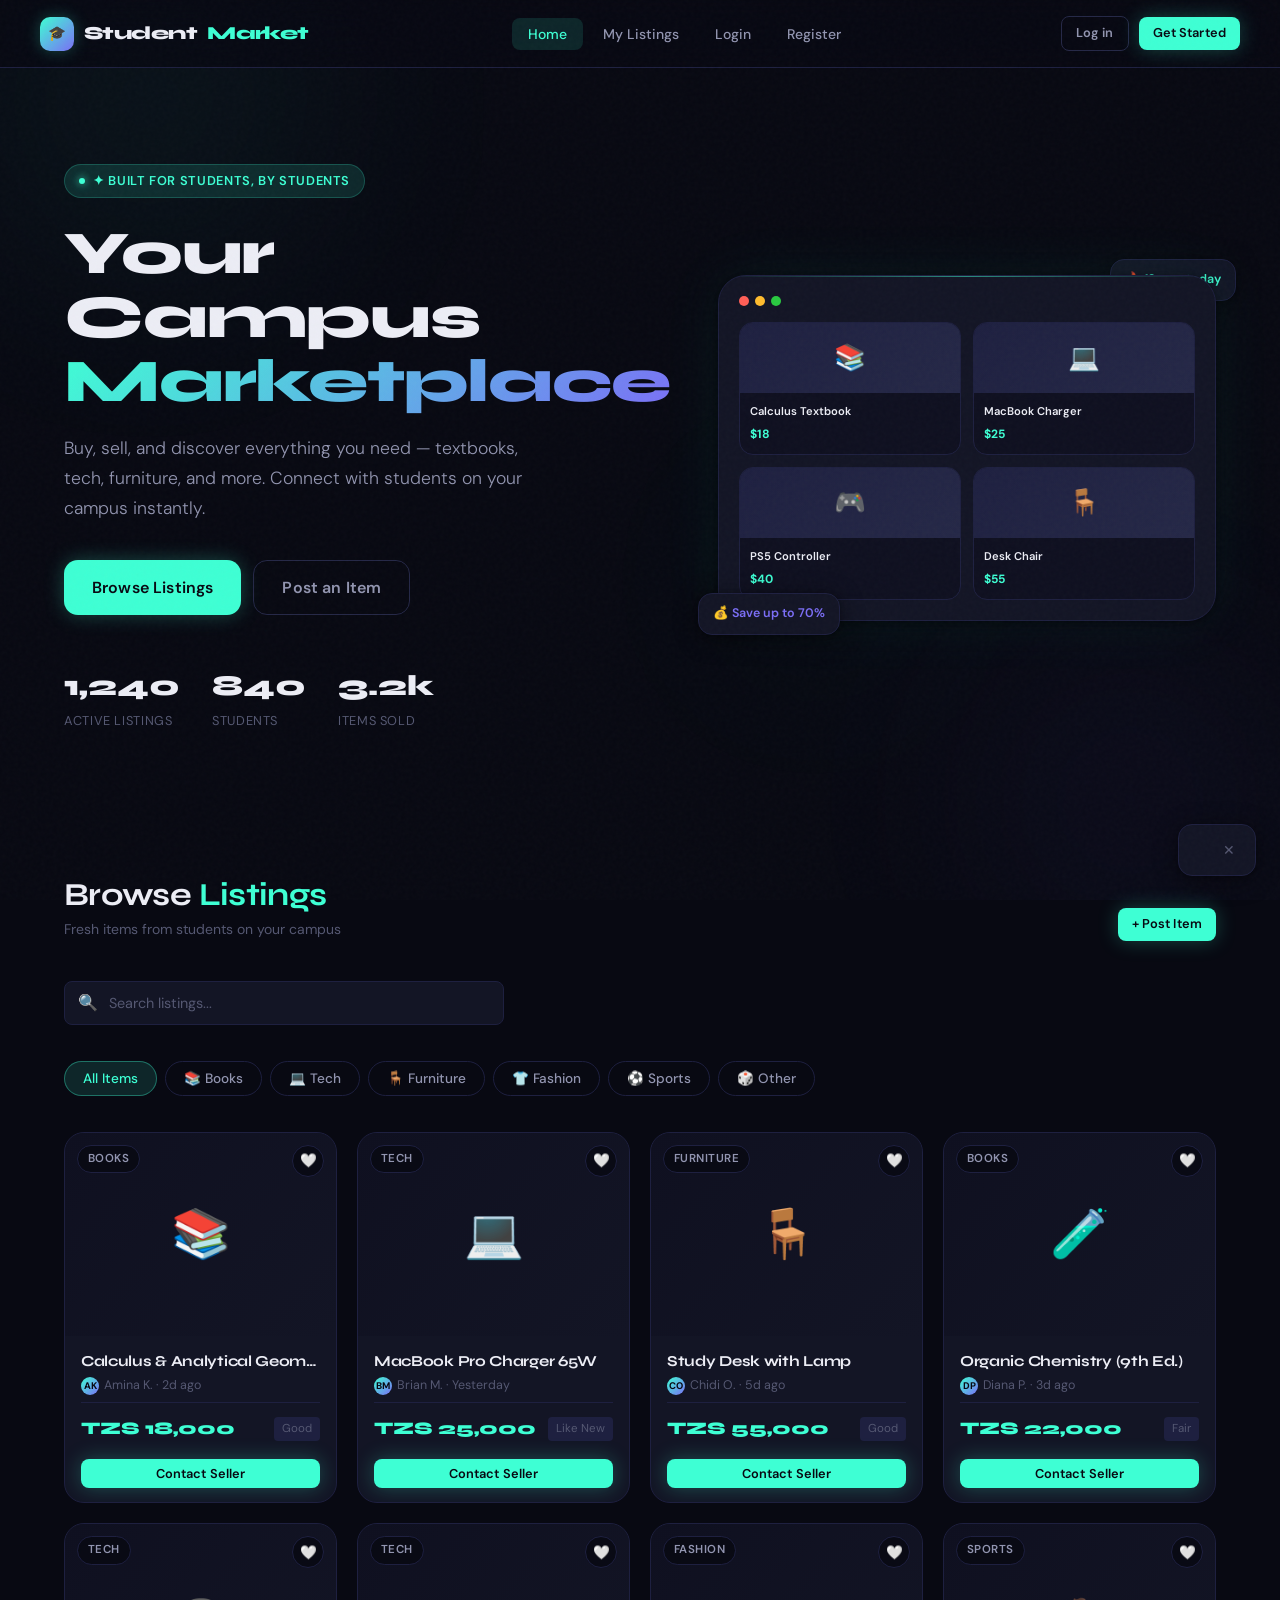
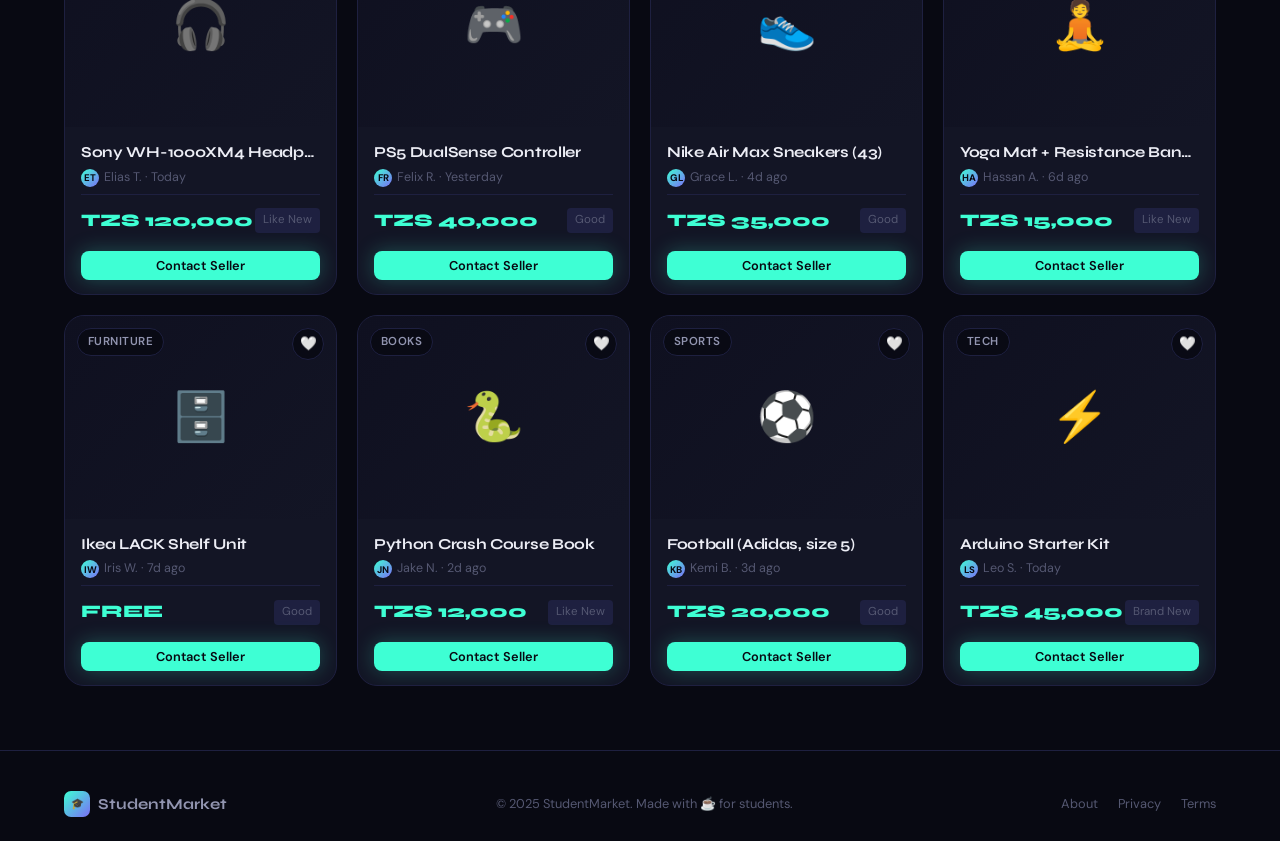
<file: index.html>
<!DOCTYPE html>
<html lang="en">
<head>
  <meta charset="UTF-8" />
  <meta name="viewport" content="width=device-width, initial-scale=1.0" />
  <title>Student Marketplace — Buy & Sell on Campus</title>
  <link rel="stylesheet" href="style.css" />
</head>
<body>

  <!-- Background Orbs -->
  <div class="bg-orbs" aria-hidden="true">
    <div class="orb orb-1"></div>
    <div class="orb orb-2"></div>
    <div class="orb orb-3"></div>
  </div>

  <div class="page-wrapper">

    <!-- ── Navigation ── -->
    <nav class="nav" role="navigation" aria-label="Main navigation">
      <a href="index.html" class="nav-logo" aria-label="Student Marketplace Home">
        <div class="nav-logo-icon" aria-hidden="true">🎓</div>
        Student<span>Market</span>
      </a>

      <ul class="nav-links" role="list">
        <li><a href="index.html" class="active" aria-current="page">Home</a></li>
        <li><a href="my-listings.html">My Listings</a></li>
        <li><a href="login.html">Login</a></li>
        <li><a href="register.html">Register</a></li>
      </ul>

      <div class="nav-cta">
        <a href="login.html" class="btn btn-ghost btn-sm">Log in</a>
        <a href="register.html" class="btn btn-primary btn-sm">Get Started</a>
      </div>

      <button class="hamburger" id="hamburgerBtn" aria-label="Open menu" aria-expanded="false" aria-controls="mobileMenu">
        <span></span><span></span><span></span>
      </button>
    </nav>

    <!-- Mobile Menu -->
    <div class="mobile-menu" id="mobileMenu" role="menu" aria-label="Mobile navigation">
      <a href="index.html" class="active" role="menuitem">🏠 Home</a>
      <a href="my-listings.html" role="menuitem">📦 My Listings</a>
      <a href="login.html" role="menuitem">🔐 Login</a>
      <a href="register.html" role="menuitem">✨ Register</a>
    </div>

    <!-- ── Hero Section ── -->
    <section class="hero" aria-label="Hero section">
      <div class="hero-content">
        <div class="hero-badge" aria-label="Campus marketplace badge">
          ✦ Built for students, by students
        </div>

        <h1 class="hero-title">
          Your Campus<br />
          <span class="gradient-text">Marketplace</span>
        </h1>

        <p class="hero-sub">
          Buy, sell, and discover everything you need — textbooks, tech, furniture, and more.
          Connect with students on your campus instantly.
        </p>

        <div class="hero-actions">
          <a href="#marketplace" class="btn btn-primary btn-lg">Browse Listings</a>
          <a href="my-listings.html" class="btn btn-ghost btn-lg">Post an Item</a>
        </div>

        <div class="hero-stats" role="list" aria-label="Platform statistics">
          <div role="listitem">
            <div class="hero-stat-num" id="statListings">1,240</div>
            <div class="hero-stat-label">Active Listings</div>
          </div>
          <div role="listitem">
            <div class="hero-stat-num" id="statStudents">840</div>
            <div class="hero-stat-label">Students</div>
          </div>
          <div role="listitem">
            <div class="hero-stat-num" id="statSold">3.2k</div>
            <div class="hero-stat-label">Items Sold</div>
          </div>
        </div>
      </div>

      <!-- Hero Visual -->
      <div class="hero-visual" aria-hidden="true">
        <div class="hero-float-badge hero-float-badge-1">🔥 12 new today</div>
        <div class="hero-mockup">
          <div class="hero-mockup-header">
            <span></span><span></span><span></span>
          </div>
          <div class="mini-grid">
            <div class="mini-card">
              <div class="mini-card-img" data-emoji="📚"></div>
              <div class="mini-card-body">
                <div class="mini-card-title">Calculus Textbook</div>
                <div class="mini-card-price">$18</div>
              </div>
            </div>
            <div class="mini-card">
              <div class="mini-card-img" data-emoji="💻"></div>
              <div class="mini-card-body">
                <div class="mini-card-title">MacBook Charger</div>
                <div class="mini-card-price">$25</div>
              </div>
            </div>
            <div class="mini-card">
              <div class="mini-card-img" data-emoji="🎮"></div>
              <div class="mini-card-body">
                <div class="mini-card-title">PS5 Controller</div>
                <div class="mini-card-price">$40</div>
              </div>
            </div>
            <div class="mini-card">
              <div class="mini-card-img" data-emoji="🪑"></div>
              <div class="mini-card-body">
                <div class="mini-card-title">Desk Chair</div>
                <div class="mini-card-price">$55</div>
              </div>
            </div>
          </div>
        </div>
        <div class="hero-float-badge hero-float-badge-2">💰 Save up to 70%</div>
      </div>
    </section>

    <!-- ── Marketplace Section ── -->
    <main id="marketplace" class="section" aria-label="Marketplace listings">
      <div class="container">

        <div class="section-header">
          <div>
            <h2 class="section-title">Browse <span>Listings</span></h2>
            <p class="section-sub">Fresh items from students on your campus</p>
          </div>
          <a href="my-listings.html" class="btn btn-primary btn-sm">+ Post Item</a>
        </div>

        <!-- Search -->
        <div class="search-bar" role="search">
          <span class="search-bar-icon" aria-hidden="true">🔍</span>
          <input
            type="search"
            id="searchInput"
            placeholder="Search listings..."
            aria-label="Search marketplace listings"
          />
        </div>

        <!-- Category Filter -->
        <div class="filter-bar" role="group" aria-label="Filter by category">
          <button class="filter-tab active" data-category="all" aria-pressed="true">All Items</button>
          <button class="filter-tab" data-category="books"    aria-pressed="false">📚 Books</button>
          <button class="filter-tab" data-category="tech"     aria-pressed="false">💻 Tech</button>
          <button class="filter-tab" data-category="furniture"aria-pressed="false">🪑 Furniture</button>
          <button class="filter-tab" data-category="fashion"  aria-pressed="false">👕 Fashion</button>
          <button class="filter-tab" data-category="sports"   aria-pressed="false">⚽ Sports</button>
          <button class="filter-tab" data-category="other"    aria-pressed="false">🎲 Other</button>
        </div>

        <!-- Listing Grid — populated by JS -->
        <div id="listingsContainer" class="listings-grid" aria-live="polite" aria-label="Listing results"></div>

      </div>
    </main>

    <!-- ── Footer ── -->
    <footer class="footer" role="contentinfo">
      <div class="footer-inner">
        <div class="footer-logo">
          <div class="footer-logo-icon">🎓</div>
          StudentMarket
        </div>
        <p class="footer-copy">© 2025 StudentMarket. Made with ☕ for students.</p>
        <nav class="footer-links" aria-label="Footer navigation">
          <a href="#">About</a>
          <a href="#">Privacy</a>
          <a href="#">Terms</a>
        </nav>
      </div>
    </footer>

  </div><!-- end page-wrapper -->

  <!-- Toast -->
  <div class="toast hidden" id="toast" role="alert" aria-live="assertive">
    <span class="toast-icon" id="toastIcon"></span>
    <span class="toast-msg" id="toastMsg"></span>
    <button class="toast-close" id="toastClose" aria-label="Close notification">✕</button>
  </div>

  <script src="app.js"></script>
  <script>
    // Init page
    document.addEventListener('DOMContentLoaded', () => {
      SM.initNav();
      SM.renderListings('all');
      SM.initFilters();
      SM.initSearch();
      SM.animateStats();
    });
  </script>
</body>
</html>
</file>
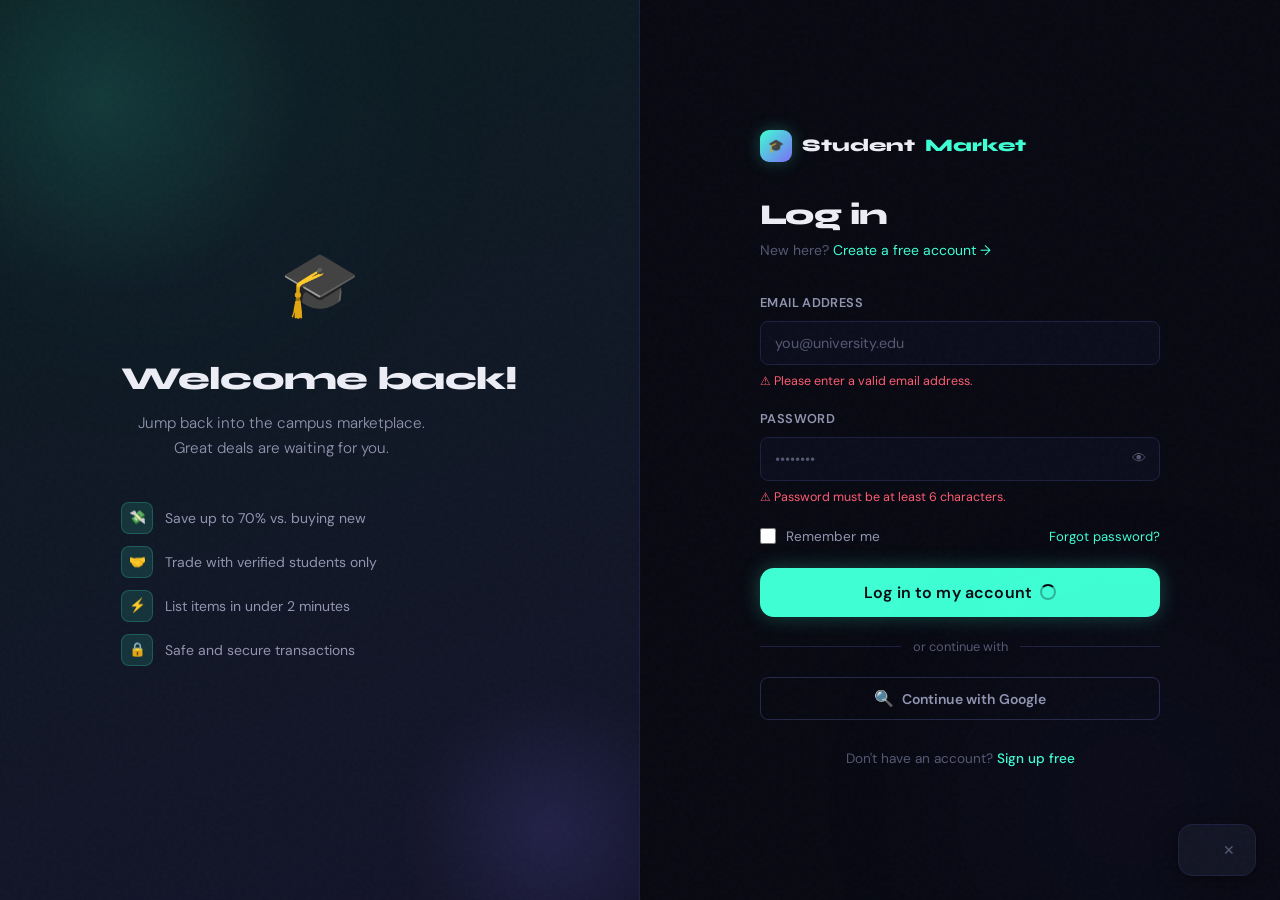
<file: login.html>
<!DOCTYPE html>
<html lang="en">
<head>
  <meta charset="UTF-8" />
  <meta name="viewport" content="width=device-width, initial-scale=1.0" />
  <title>Log In — Student Marketplace</title>
  <link rel="stylesheet" href="style.css" />
</head>
<body>

  <div class="bg-orbs" aria-hidden="true">
    <div class="orb orb-1"></div>
    <div class="orb orb-2"></div>
  </div>

  <!-- Auth Page Layout -->
  <div class="auth-page">

    <!-- ── Left Visual Panel ── -->
    <aside class="auth-visual" aria-hidden="true">
      <div class="auth-visual-content">
        <span class="auth-visual-icon">🎓</span>
        <h2 class="auth-visual-title">Welcome back!</h2>
        <p class="auth-visual-sub">
          Jump back into the campus marketplace. Great deals are waiting for you.
        </p>

        <div class="auth-features">
          <div class="auth-feature">
            <div class="auth-feature-icon">💸</div>
            <span>Save up to 70% vs. buying new</span>
          </div>
          <div class="auth-feature">
            <div class="auth-feature-icon">🤝</div>
            <span>Trade with verified students only</span>
          </div>
          <div class="auth-feature">
            <div class="auth-feature-icon">⚡</div>
            <span>List items in under 2 minutes</span>
          </div>
          <div class="auth-feature">
            <div class="auth-feature-icon">🔒</div>
            <span>Safe and secure transactions</span>
          </div>
        </div>
      </div>
    </aside>

    <!-- ── Right Form Panel ── -->
    <div class="auth-form-side">
      <div class="auth-form-wrap">

        <!-- Logo -->
        <a href="index.html" class="auth-form-logo" aria-label="StudentMarket home">
          <div class="auth-form-logo-icon" aria-hidden="true">🎓</div>
          Student<span>Market</span>
        </a>

        <h1 class="auth-form-title">Log in</h1>
        <p class="auth-form-sub">
          New here?
          <a href="register.html">Create a free account →</a>
        </p>

        <!-- Login Form -->
        <form id="loginForm" novalidate aria-label="Login form">

          <div class="form-group">
            <label class="form-label" for="loginEmail">Email address</label>
            <input
              class="form-input"
              type="email"
              id="loginEmail"
              name="email"
              placeholder="you@university.edu"
              autocomplete="email"
              required
              aria-required="true"
            />
            <span class="form-error hidden" id="emailError" role="alert">⚠ Please enter a valid email address.</span>
          </div>

          <div class="form-group">
            <label class="form-label" for="loginPassword">Password</label>
            <div class="form-input-wrap">
              <input
                class="form-input has-icon"
                type="password"
                id="loginPassword"
                name="password"
                placeholder="••••••••"
                autocomplete="current-password"
                required
                aria-required="true"
              />
              <span class="form-input-icon" id="togglePassword" role="button" tabindex="0" aria-label="Toggle password visibility">👁</span>
            </div>
            <span class="form-error hidden" id="passwordError" role="alert">⚠ Password must be at least 6 characters.</span>
          </div>

          <div style="display:flex; align-items:center; justify-content:space-between; margin-bottom: 20px;">
            <label class="form-check">
              <input type="checkbox" id="rememberMe" />
              Remember me
            </label>
            <a href="#" style="font-size:.82rem; color: var(--accent);">Forgot password?</a>
          </div>

          <button type="submit" class="btn btn-primary btn-lg btn-full" id="loginBtn">
            <span id="loginBtnText">Log in to my account</span>
            <span id="loginSpinner" class="hidden" aria-hidden="true" style="
              display:inline-block; width:16px; height:16px;
              border:2px solid rgba(8,9,18,.3);
              border-top-color:#080912;
              border-radius:50%;
              animation: spin .7s linear infinite;
              vertical-align: middle;
            "></span>
          </button>

          <div class="form-divider">or continue with</div>

          <button type="button" class="btn btn-ghost btn-full" onclick="SM.showToast('Google login coming soon!', '🔜')">
            <span style="font-size:1rem">🔍</span> Continue with Google
          </button>

        </form>

        <p class="form-footer" style="margin-top: 28px;">
          Don't have an account?
          <a href="register.html">Sign up free</a>
        </p>

      </div>
    </div><!-- end auth-form-side -->

  </div><!-- end auth-page -->

  <!-- Toast -->
  <div class="toast hidden" id="toast" role="alert" aria-live="assertive">
    <span class="toast-icon" id="toastIcon"></span>
    <span class="toast-msg" id="toastMsg"></span>
    <button class="toast-close" id="toastClose" aria-label="Close notification">✕</button>
  </div>

  <script src="app.js"></script>
  <script>
    document.addEventListener('DOMContentLoaded', () => {
      SM.initLoginForm();
      SM.initPasswordToggle('loginPassword', 'togglePassword');
    });
  </script>
</body>
</html>
</file>
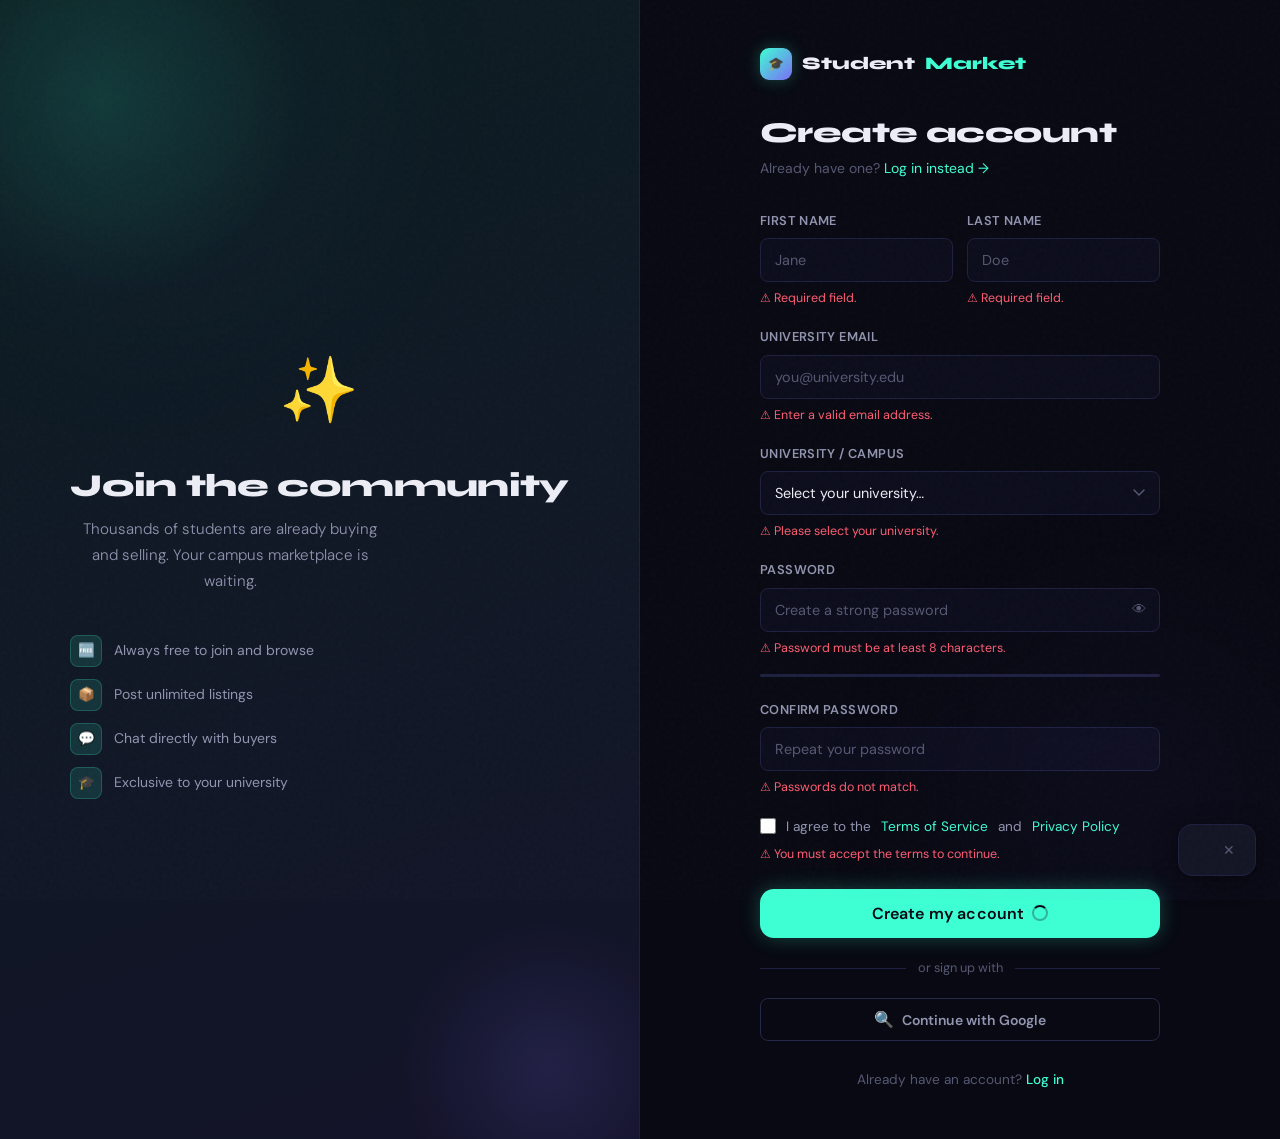
<file: register.html>
<!DOCTYPE html>
<html lang="en">
<head>
  <meta charset="UTF-8" />
  <meta name="viewport" content="width=device-width, initial-scale=1.0" />
  <title>Create Account — Student Marketplace</title>
  <link rel="stylesheet" href="style.css" />
</head>
<body>

  <div class="bg-orbs" aria-hidden="true">
    <div class="orb orb-1"></div>
    <div class="orb orb-2"></div>
  </div>

  <div class="auth-page">

    <!-- ── Left Visual ── -->
    <aside class="auth-visual" aria-hidden="true">
      <div class="auth-visual-content">
        <span class="auth-visual-icon">✨</span>
        <h2 class="auth-visual-title">Join the community</h2>
        <p class="auth-visual-sub">
          Thousands of students are already buying and selling. Your campus marketplace is waiting.
        </p>

        <div class="auth-features">
          <div class="auth-feature">
            <div class="auth-feature-icon">🆓</div>
            <span>Always free to join and browse</span>
          </div>
          <div class="auth-feature">
            <div class="auth-feature-icon">📦</div>
            <span>Post unlimited listings</span>
          </div>
          <div class="auth-feature">
            <div class="auth-feature-icon">💬</div>
            <span>Chat directly with buyers</span>
          </div>
          <div class="auth-feature">
            <div class="auth-feature-icon">🎓</div>
            <span>Exclusive to your university</span>
          </div>
        </div>
      </div>
    </aside>

    <!-- ── Right Form Panel ── -->
    <div class="auth-form-side">
      <div class="auth-form-wrap">

        <a href="index.html" class="auth-form-logo" aria-label="StudentMarket home">
          <div class="auth-form-logo-icon" aria-hidden="true">🎓</div>
          Student<span>Market</span>
        </a>

        <h1 class="auth-form-title">Create account</h1>
        <p class="auth-form-sub">
          Already have one?
          <a href="login.html">Log in instead →</a>
        </p>

        <form id="registerForm" novalidate aria-label="Registration form">

          <div class="form-row">
            <div class="form-group">
              <label class="form-label" for="firstName">First name</label>
              <input
                class="form-input"
                type="text"
                id="firstName"
                name="firstName"
                placeholder="Jane"
                autocomplete="given-name"
                required aria-required="true"
              />
              <span class="form-error hidden" id="firstNameError" role="alert">⚠ Required field.</span>
            </div>
            <div class="form-group">
              <label class="form-label" for="lastName">Last name</label>
              <input
                class="form-input"
                type="text"
                id="lastName"
                name="lastName"
                placeholder="Doe"
                autocomplete="family-name"
                required aria-required="true"
              />
              <span class="form-error hidden" id="lastNameError" role="alert">⚠ Required field.</span>
            </div>
          </div>

          <div class="form-group">
            <label class="form-label" for="regEmail">University email</label>
            <input
              class="form-input"
              type="email"
              id="regEmail"
              name="email"
              placeholder="you@university.edu"
              autocomplete="email"
              required aria-required="true"
            />
            <span class="form-error hidden" id="regEmailError" role="alert">⚠ Enter a valid email address.</span>
          </div>

          <div class="form-group">
            <label class="form-label" for="university">University / Campus</label>
            <select class="form-input" id="university" name="university" required aria-required="true">
              <option value="" disabled selected>Select your university…</option>
              <option value="udsm">University of Dar es Salaam</option>
              <option value="out">Open University of Tanzania</option>
              <option value="muhas">Muhimbili University of Health Sciences</option>
              <option value="ardhi">Ardhi University</option>
              <option value="other">Other University</option>
            </select>
            <span class="form-error hidden" id="universityError" role="alert">⚠ Please select your university.</span>
          </div>

          <div class="form-group">
            <label class="form-label" for="regPassword">Password</label>
            <div class="form-input-wrap">
              <input
                class="form-input has-icon"
                type="password"
                id="regPassword"
                name="password"
                placeholder="Create a strong password"
                autocomplete="new-password"
                required aria-required="true"
                id="regPassword"
              />
              <span class="form-input-icon" id="toggleRegPassword" role="button" tabindex="0" aria-label="Toggle password visibility">👁</span>
            </div>
            <span class="form-error hidden" id="regPasswordError" role="alert">⚠ Password must be at least 8 characters.</span>
            <!-- Password strength meter -->
            <div class="password-strength" id="passwordStrength" aria-live="polite">
              <div class="strength-bar">
                <div class="strength-bar-fill" id="strengthFill"></div>
              </div>
              <span class="strength-label" id="strengthLabel"></span>
            </div>
          </div>

          <div class="form-group">
            <label class="form-label" for="confirmPassword">Confirm password</label>
            <input
              class="form-input"
              type="password"
              id="confirmPassword"
              name="confirmPassword"
              placeholder="Repeat your password"
              autocomplete="new-password"
              required aria-required="true"
            />
            <span class="form-error hidden" id="confirmPasswordError" role="alert">⚠ Passwords do not match.</span>
          </div>

          <div class="form-group" style="margin-bottom: 24px;">
            <label class="form-check">
              <input type="checkbox" id="agreeTerms" required aria-required="true" />
              I agree to the <a href="#">Terms of Service</a> and <a href="#">Privacy Policy</a>
            </label>
            <span class="form-error hidden" id="termsError" role="alert">⚠ You must accept the terms to continue.</span>
          </div>

          <button type="submit" class="btn btn-primary btn-lg btn-full" id="registerBtn">
            <span id="registerBtnText">Create my account</span>
            <span id="registerSpinner" class="hidden" aria-hidden="true" style="
              display:inline-block; width:16px; height:16px;
              border:2px solid rgba(8,9,18,.3);
              border-top-color:#080912;
              border-radius:50%;
              animation: spin .7s linear infinite;
              vertical-align: middle;
            "></span>
          </button>

          <div class="form-divider">or sign up with</div>

          <button type="button" class="btn btn-ghost btn-full" onclick="SM.showToast('Google signup coming soon!', '🔜')">
            <span style="font-size:1rem">🔍</span> Continue with Google
          </button>

        </form>

        <p class="form-footer" style="margin-top: 28px;">
          Already have an account?
          <a href="login.html">Log in</a>
        </p>

      </div>
    </div>

  </div><!-- end auth-page -->

  <!-- Toast -->
  <div class="toast hidden" id="toast" role="alert" aria-live="assertive">
    <span class="toast-icon" id="toastIcon"></span>
    <span class="toast-msg" id="toastMsg"></span>
    <button class="toast-close" id="toastClose" aria-label="Close notification">✕</button>
  </div>

  <script src="app.js"></script>
  <script>
    document.addEventListener('DOMContentLoaded', () => {
      SM.initRegisterForm();
      SM.initPasswordToggle('regPassword', 'toggleRegPassword');
      SM.initPasswordStrength('regPassword', 'strengthFill', 'strengthLabel');
    });
  </script>
</body>
</html>
</file>
<file: style.css>
/* =============================================
   STUDENT MARKETPLACE — style.css
   Design: Dark midnight theme, teal + violet accents
   Fonts: Syne (headings) + DM Sans (body)
   ============================================= */

@import url('https://fonts.googleapis.com/css2?family=Syne:wght@400;600;700;800&family=DM+Sans:ital,wght@0,300;0,400;0,500;0,600;1,300&display=swap');

/* ── CSS Variables ─────────────────────────── */
:root {
  --bg-base:        #080912;
  --bg-surface:     #0F1020;
  --bg-card:        #131525;
  --bg-card-hover:  #191C32;
  --bg-input:       #0C0D1C;

  --border:         #1E2040;
  --border-light:   #252847;

  --accent:         #3EFFD4;       /* electric teal */
  --accent-dim:     rgba(62,255,212,.12);
  --accent-glow:    rgba(62,255,212,.25);
  --violet:         #7B6EF6;
  --violet-dim:     rgba(123,110,246,.12);

  --text-primary:   #ECEDF5;
  --text-secondary: #9295B0;
  --text-muted:     #555872;

  --danger:         #FF5C72;
  --success:        #3EFFD4;
  --warning:        #FFB547;

  --radius-sm:      8px;
  --radius-md:      14px;
  --radius-lg:      20px;
  --radius-xl:      28px;

  --shadow-card:    0 4px 24px rgba(0,0,0,.45), 0 1px 4px rgba(0,0,0,.3);
  --shadow-glow:    0 0 32px rgba(62,255,212,.15);
  --shadow-violet:  0 0 32px rgba(123,110,246,.2);

  --transition:     all .25s cubic-bezier(.4,0,.2,1);
  --transition-slow:all .45s cubic-bezier(.4,0,.2,1);
}

/* ── Reset & Base ──────────────────────────── */
*, *::before, *::after { box-sizing: border-box; margin: 0; padding: 0; }

html { scroll-behavior: smooth; }

body {
  font-family: 'DM Sans', sans-serif;
  background: var(--bg-base);
  color: var(--text-primary);
  min-height: 100vh;
  line-height: 1.6;
  -webkit-font-smoothing: antialiased;
  overflow-x: hidden;
}

/* Grain texture overlay */
body::before {
  content: '';
  position: fixed;
  inset: 0;
  background-image: url("data:image/svg+xml,%3Csvg viewBox='0 0 256 256' xmlns='http://www.w3.org/2000/svg'%3E%3Cfilter id='noise'%3E%3CfeTurbulence type='fractalNoise' baseFrequency='0.9' numOctaves='4' stitchTiles='stitch'/%3E%3C/filter%3E%3Crect width='100%25' height='100%25' filter='url(%23noise)' opacity='1'/%3E%3C/svg%3E");
  opacity: .025;
  pointer-events: none;
  z-index: 9999;
}

img { max-width: 100%; display: block; }
a { text-decoration: none; color: inherit; }
button { cursor: pointer; font-family: inherit; }
input, select, textarea { font-family: inherit; }

h1, h2, h3, h4 {
  font-family: 'Syne', sans-serif;
  line-height: 1.2;
  letter-spacing: -.02em;
}

/* ── Scrollbar ─────────────────────────────── */
::-webkit-scrollbar { width: 6px; }
::-webkit-scrollbar-track { background: var(--bg-base); }
::-webkit-scrollbar-thumb { background: var(--border-light); border-radius: 99px; }
::-webkit-scrollbar-thumb:hover { background: var(--text-muted); }

/* ── Background Orbs ───────────────────────── */
.bg-orbs {
  position: fixed;
  inset: 0;
  pointer-events: none;
  z-index: 0;
  overflow: hidden;
}
.orb {
  position: absolute;
  border-radius: 50%;
  filter: blur(100px);
  opacity: .35;
}
.orb-1 {
  width: 600px; height: 600px;
  background: radial-gradient(circle, rgba(62,255,212,.18) 0%, transparent 70%);
  top: -200px; left: -150px;
  animation: float1 18s ease-in-out infinite;
}
.orb-2 {
  width: 500px; height: 500px;
  background: radial-gradient(circle, rgba(123,110,246,.2) 0%, transparent 70%);
  bottom: -150px; right: -100px;
  animation: float2 22s ease-in-out infinite;
}
.orb-3 {
  width: 350px; height: 350px;
  background: radial-gradient(circle, rgba(62,255,212,.1) 0%, transparent 70%);
  top: 45%; left: 50%;
  animation: float3 16s ease-in-out infinite;
}

@keyframes float1 {
  0%, 100% { transform: translate(0, 0); }
  33%       { transform: translate(60px, 40px); }
  66%       { transform: translate(-30px, 70px); }
}
@keyframes float2 {
  0%, 100% { transform: translate(0, 0); }
  50%       { transform: translate(-80px, -50px); }
}
@keyframes float3 {
  0%, 100% { transform: translate(-50%, -50%) scale(1); }
  50%       { transform: translate(-50%, -50%) scale(1.3); }
}

/* ── Page Wrapper ──────────────────────────── */
.page-wrapper {
  position: relative;
  z-index: 1;
  min-height: 100vh;
}

/* ─────────────────────────────────────────────
   NAVIGATION
   ───────────────────────────────────────────── */
.nav {
  position: sticky;
  top: 0;
  z-index: 100;
  padding: 0 max(24px, calc((100vw - 1200px) / 2));
  height: 68px;
  display: flex;
  align-items: center;
  justify-content: space-between;
  background: rgba(8,9,18,.75);
  backdrop-filter: blur(20px) saturate(150%);
  border-bottom: 1px solid var(--border);
  transition: var(--transition);
}

.nav-logo {
  display: flex;
  align-items: center;
  gap: 10px;
  font-family: 'Syne', sans-serif;
  font-weight: 800;
  font-size: 1.15rem;
  color: var(--text-primary);
  letter-spacing: -.03em;
}
.nav-logo-icon {
  width: 34px; height: 34px;
  background: linear-gradient(135deg, var(--accent), var(--violet));
  border-radius: 10px;
  display: flex; align-items: center; justify-content: center;
  font-size: .9rem;
  box-shadow: 0 0 16px var(--accent-glow);
  flex-shrink: 0;
}
.nav-logo span { color: var(--accent); }

.nav-links {
  display: flex;
  align-items: center;
  gap: 4px;
  list-style: none;
}
.nav-links a {
  padding: 7px 16px;
  border-radius: var(--radius-sm);
  font-size: .875rem;
  font-weight: 500;
  color: var(--text-secondary);
  transition: var(--transition);
  white-space: nowrap;
}
.nav-links a:hover { color: var(--text-primary); background: var(--border); }
.nav-links a.active { color: var(--accent); background: var(--accent-dim); }

.nav-cta {
  display: flex;
  align-items: center;
  gap: 10px;
}

/* Hamburger */
.hamburger {
  display: none;
  flex-direction: column;
  gap: 5px;
  background: none;
  border: none;
  padding: 6px;
  cursor: pointer;
}
.hamburger span {
  display: block;
  width: 22px; height: 2px;
  background: var(--text-secondary);
  border-radius: 2px;
  transition: var(--transition);
}

/* Mobile menu */
.mobile-menu {
  display: none;
  position: fixed;
  top: 68px; left: 0; right: 0;
  background: rgba(8,9,18,.97);
  border-bottom: 1px solid var(--border);
  backdrop-filter: blur(24px);
  z-index: 99;
  padding: 16px 24px 24px;
  flex-direction: column;
  gap: 6px;
  animation: slideDown .2s ease;
}
.mobile-menu.open { display: flex; }
.mobile-menu a {
  padding: 12px 16px;
  border-radius: var(--radius-sm);
  color: var(--text-secondary);
  font-weight: 500;
  transition: var(--transition);
}
.mobile-menu a:hover { color: var(--text-primary); background: var(--border); }
.mobile-menu a.active { color: var(--accent); background: var(--accent-dim); }

@keyframes slideDown {
  from { opacity: 0; transform: translateY(-10px); }
  to   { opacity: 1; transform: translateY(0); }
}

/* ── Buttons ───────────────────────────────── */
.btn {
  display: inline-flex;
  align-items: center;
  justify-content: center;
  gap: 8px;
  padding: 10px 20px;
  border-radius: var(--radius-sm);
  font-weight: 600;
  font-size: .875rem;
  border: none;
  transition: var(--transition);
  white-space: nowrap;
  letter-spacing: .01em;
}
.btn-primary {
  background: var(--accent);
  color: #080912;
  box-shadow: 0 0 20px var(--accent-glow);
}
.btn-primary:hover {
  background: #5CFFE0;
  transform: translateY(-1px);
  box-shadow: 0 0 30px var(--accent-glow), 0 4px 16px rgba(62,255,212,.3);
}
.btn-primary:active { transform: translateY(0); }

.btn-ghost {
  background: transparent;
  color: var(--text-secondary);
  border: 1px solid var(--border-light);
}
.btn-ghost:hover {
  color: var(--text-primary);
  border-color: var(--text-muted);
  background: var(--border);
}

.btn-violet {
  background: var(--violet);
  color: #fff;
  box-shadow: 0 0 20px var(--violet-dim);
}
.btn-violet:hover {
  background: #9080FF;
  transform: translateY(-1px);
  box-shadow: var(--shadow-violet);
}

.btn-danger {
  background: rgba(255,92,114,.12);
  color: var(--danger);
  border: 1px solid rgba(255,92,114,.25);
}
.btn-danger:hover { background: rgba(255,92,114,.2); }

.btn-sm { padding: 6px 14px; font-size: .8rem; }
.btn-lg { padding: 14px 28px; font-size: 1rem; border-radius: var(--radius-md); }
.btn-full { width: 100%; }
.btn-icon { padding: 10px; }

/* ── Container ─────────────────────────────── */
.container {
  max-width: 1200px;
  margin: 0 auto;
  padding: 0 24px;
}

/* ─────────────────────────────────────────────
   HERO SECTION
   ───────────────────────────────────────────── */
.hero {
  padding: 96px 24px 80px;
  max-width: 1200px;
  margin: 0 auto;
  display: grid;
  grid-template-columns: 1fr 1fr;
  gap: 48px;
  align-items: center;
}

.hero-badge {
  display: inline-flex;
  align-items: center;
  gap: 8px;
  background: var(--accent-dim);
  border: 1px solid rgba(62,255,212,.2);
  color: var(--accent);
  padding: 6px 14px;
  border-radius: 99px;
  font-size: .8rem;
  font-weight: 600;
  letter-spacing: .05em;
  text-transform: uppercase;
  margin-bottom: 24px;
  animation: fadeUp .6s ease both;
}
.hero-badge::before {
  content: '';
  width: 6px; height: 6px;
  background: var(--accent);
  border-radius: 50%;
  box-shadow: 0 0 8px var(--accent);
  animation: pulse 2s ease infinite;
}
@keyframes pulse {
  0%, 100% { opacity: 1; transform: scale(1); }
  50%       { opacity: .5; transform: scale(.8); }
}

.hero-title {
  font-size: clamp(2.4rem, 5vw, 3.8rem);
  font-weight: 800;
  line-height: 1.05;
  margin-bottom: 20px;
  animation: fadeUp .6s .1s ease both;
}
.hero-title .gradient-text {
  background: linear-gradient(135deg, var(--accent) 0%, var(--violet) 100%);
  -webkit-background-clip: text;
  -webkit-text-fill-color: transparent;
  background-clip: text;
}

.hero-sub {
  font-size: 1.1rem;
  color: var(--text-secondary);
  line-height: 1.7;
  max-width: 480px;
  margin-bottom: 36px;
  animation: fadeUp .6s .2s ease both;
  font-weight: 300;
}

.hero-actions {
  display: flex;
  gap: 12px;
  flex-wrap: wrap;
  animation: fadeUp .6s .3s ease both;
}

.hero-stats {
  display: flex;
  gap: 32px;
  margin-top: 48px;
  animation: fadeUp .6s .4s ease both;
}
.hero-stat-num {
  font-family: 'Syne', sans-serif;
  font-size: 1.8rem;
  font-weight: 800;
  color: var(--text-primary);
}
.hero-stat-label {
  font-size: .8rem;
  color: var(--text-muted);
  letter-spacing: .05em;
  text-transform: uppercase;
  margin-top: 2px;
}

/* Hero Visual */
.hero-visual {
  position: relative;
  animation: fadeUp .6s .2s ease both;
}
.hero-mockup {
  background: var(--bg-card);
  border: 1px solid var(--border);
  border-radius: var(--radius-xl);
  padding: 20px;
  box-shadow: var(--shadow-card), 0 0 60px rgba(62,255,212,.08);
  position: relative;
  overflow: hidden;
}
.hero-mockup::before {
  content: '';
  position: absolute;
  top: 0; left: 0; right: 0;
  height: 1px;
  background: linear-gradient(90deg, transparent, var(--accent), transparent);
  opacity: .5;
}
.hero-mockup-header {
  display: flex;
  gap: 6px;
  margin-bottom: 16px;
}
.hero-mockup-header span {
  width: 10px; height: 10px;
  border-radius: 50%;
}
.hero-mockup-header span:nth-child(1) { background: #FF5F57; }
.hero-mockup-header span:nth-child(2) { background: #FFBC2E; }
.hero-mockup-header span:nth-child(3) { background: #29C940; }

.mini-grid {
  display: grid;
  grid-template-columns: repeat(2, 1fr);
  gap: 12px;
}
.mini-card {
  background: var(--bg-surface);
  border: 1px solid var(--border);
  border-radius: var(--radius-md);
  overflow: hidden;
  transition: var(--transition);
}
.mini-card:hover { border-color: var(--accent); transform: translateY(-2px); }
.mini-card-img {
  height: 70px;
  background: linear-gradient(135deg, var(--border) 0%, var(--border-light) 100%);
  position: relative;
  overflow: hidden;
}
.mini-card-img::after {
  content: attr(data-emoji);
  position: absolute;
  top: 50%; left: 50%;
  transform: translate(-50%,-50%);
  font-size: 1.6rem;
}
.mini-card-body { padding: 10px; }
.mini-card-title {
  font-size: .7rem;
  font-weight: 600;
  color: var(--text-primary);
  margin-bottom: 4px;
  white-space: nowrap;
  overflow: hidden;
  text-overflow: ellipsis;
}
.mini-card-price {
  font-size: .75rem;
  font-weight: 700;
  color: var(--accent);
}

.hero-float-badge {
  position: absolute;
  background: var(--bg-card);
  border: 1px solid var(--border);
  border-radius: var(--radius-md);
  padding: 10px 14px;
  box-shadow: var(--shadow-card);
  display: flex;
  align-items: center;
  gap: 8px;
  font-size: .78rem;
  font-weight: 600;
  white-space: nowrap;
}
.hero-float-badge-1 {
  top: -16px; right: -20px;
  color: var(--accent);
  animation: floatBadge1 4s ease-in-out infinite;
}
.hero-float-badge-2 {
  bottom: -14px; left: -20px;
  color: var(--violet);
  animation: floatBadge2 5s ease-in-out infinite;
}
@keyframes floatBadge1 {
  0%, 100% { transform: translateY(0); }
  50%       { transform: translateY(-8px); }
}
@keyframes floatBadge2 {
  0%, 100% { transform: translateY(0); }
  50%       { transform: translateY(8px); }
}

/* ── Animations ────────────────────────────── */
@keyframes fadeUp {
  from { opacity: 0; transform: translateY(20px); }
  to   { opacity: 1; transform: translateY(0); }
}
@keyframes fadeIn {
  from { opacity: 0; }
  to   { opacity: 1; }
}
@keyframes spin {
  to { transform: rotate(360deg); }
}

/* ─────────────────────────────────────────────
   SECTION COMMON
   ───────────────────────────────────────────── */
.section { padding: 64px 0; }
.section-header {
  display: flex;
  align-items: flex-end;
  justify-content: space-between;
  gap: 16px;
  margin-bottom: 40px;
  flex-wrap: wrap;
}
.section-title {
  font-size: clamp(1.5rem, 3vw, 2rem);
  font-weight: 700;
}
.section-title span { color: var(--accent); }
.section-sub {
  color: var(--text-muted);
  font-size: .875rem;
  margin-top: 4px;
}

/* ── Category Filter Tabs ──────────────────── */
.filter-bar {
  display: flex;
  gap: 8px;
  flex-wrap: wrap;
  margin-bottom: 36px;
}
.filter-tab {
  padding: 8px 18px;
  border-radius: 99px;
  font-size: .85rem;
  font-weight: 500;
  border: 1px solid var(--border);
  background: transparent;
  color: var(--text-secondary);
  transition: var(--transition);
}
.filter-tab:hover { border-color: var(--border-light); color: var(--text-primary); }
.filter-tab.active {
  background: var(--accent-dim);
  border-color: rgba(62,255,212,.35);
  color: var(--accent);
}

/* ── Search Bar ────────────────────────────── */
.search-bar {
  position: relative;
  max-width: 440px;
  margin-bottom: 36px;
}
.search-bar input {
  width: 100%;
  background: var(--bg-card);
  border: 1px solid var(--border);
  border-radius: var(--radius-sm);
  padding: 12px 16px 12px 44px;
  color: var(--text-primary);
  font-size: .9rem;
  transition: var(--transition);
  outline: none;
}
.search-bar input::placeholder { color: var(--text-muted); }
.search-bar input:focus { border-color: var(--accent); box-shadow: 0 0 0 3px var(--accent-dim); }
.search-bar-icon {
  position: absolute;
  left: 14px;
  top: 50%;
  transform: translateY(-50%);
  color: var(--text-muted);
  font-size: 1rem;
}

/* ─────────────────────────────────────────────
   MARKETPLACE CARDS
   ───────────────────────────────────────────── */
.listings-grid {
  display: grid;
  grid-template-columns: repeat(auto-fill, minmax(260px, 1fr));
  gap: 20px;
}

.card {
  background: var(--bg-card);
  border: 1px solid var(--border);
  border-radius: var(--radius-lg);
  overflow: hidden;
  transition: var(--transition-slow);
  position: relative;
  cursor: pointer;
  display: flex;
  flex-direction: column;
  animation: fadeUp .5s ease both;
}
.card:hover {
  border-color: rgba(62,255,212,.3);
  transform: translateY(-6px);
  box-shadow: 0 24px 48px rgba(0,0,0,.5), 0 0 24px rgba(62,255,212,.08);
}
.card::after {
  content: '';
  position: absolute;
  inset: 0;
  border-radius: var(--radius-lg);
  opacity: 0;
  transition: var(--transition);
  background: linear-gradient(135deg, rgba(62,255,212,.04) 0%, transparent 60%);
}
.card:hover::after { opacity: 1; }

.card-img-wrap {
  position: relative;
  aspect-ratio: 4/3;
  overflow: hidden;
  background: var(--bg-surface);
}
.card-img-wrap img {
  width: 100%; height: 100%;
  object-fit: cover;
  transition: transform .6s cubic-bezier(.4,0,.2,1);
}
.card:hover .card-img-wrap img { transform: scale(1.06); }
.card-img-placeholder {
  width: 100%; height: 100%;
  display: flex;
  align-items: center;
  justify-content: center;
  font-size: 3rem;
  background: linear-gradient(135deg, var(--bg-surface) 0%, var(--bg-card) 100%);
}

.card-badge {
  position: absolute;
  top: 12px; left: 12px;
  background: rgba(8,9,18,.8);
  backdrop-filter: blur(8px);
  border: 1px solid var(--border);
  color: var(--text-secondary);
  padding: 4px 10px;
  border-radius: 99px;
  font-size: .72rem;
  font-weight: 600;
  letter-spacing: .04em;
  text-transform: uppercase;
}

.card-wishlist {
  position: absolute;
  top: 12px; right: 12px;
  width: 32px; height: 32px;
  background: rgba(8,9,18,.8);
  backdrop-filter: blur(8px);
  border: 1px solid var(--border);
  border-radius: 50%;
  display: flex;
  align-items: center;
  justify-content: center;
  font-size: .85rem;
  transition: var(--transition);
  color: var(--text-muted);
  cursor: pointer;
}
.card-wishlist:hover { color: var(--danger); border-color: var(--danger); transform: scale(1.1); }
.card-wishlist.active { color: var(--danger); border-color: var(--danger); background: rgba(255,92,114,.15); }

.card-body {
  padding: 16px;
  flex: 1;
  display: flex;
  flex-direction: column;
  gap: 6px;
}
.card-title {
  font-family: 'Syne', sans-serif;
  font-size: .95rem;
  font-weight: 700;
  color: var(--text-primary);
  white-space: nowrap;
  overflow: hidden;
  text-overflow: ellipsis;
}
.card-seller {
  font-size: .78rem;
  color: var(--text-muted);
  display: flex;
  align-items: center;
  gap: 5px;
}
.card-seller-avatar {
  width: 18px; height: 18px;
  border-radius: 50%;
  background: linear-gradient(135deg, var(--accent), var(--violet));
  display: inline-flex;
  align-items: center;
  justify-content: center;
  font-size: .6rem;
  font-weight: 700;
  color: #080912;
  flex-shrink: 0;
}
.card-footer {
  display: flex;
  align-items: center;
  justify-content: space-between;
  margin-top: auto;
  padding-top: 12px;
  border-top: 1px solid var(--border);
}
.card-price {
  font-family: 'Syne', sans-serif;
  font-size: 1.1rem;
  font-weight: 800;
  color: var(--accent);
}
.card-price.free { color: var(--success); }
.card-condition {
  font-size: .72rem;
  color: var(--text-muted);
  background: var(--border);
  padding: 3px 8px;
  border-radius: 4px;
}

/* ── Empty State ───────────────────────────── */
.empty-state {
  text-align: center;
  padding: 80px 24px;
  display: flex;
  flex-direction: column;
  align-items: center;
  gap: 12px;
  animation: fadeIn .5s ease;
}
.empty-state-icon {
  font-size: 3.5rem;
  margin-bottom: 8px;
  filter: grayscale(.5);
}
.empty-state h3 {
  font-size: 1.25rem;
  font-weight: 700;
  color: var(--text-secondary);
}
.empty-state p {
  color: var(--text-muted);
  font-size: .9rem;
  max-width: 300px;
  line-height: 1.6;
}

/* ── Spinner ───────────────────────────────── */
.spinner-wrap {
  display: flex;
  flex-direction: column;
  align-items: center;
  justify-content: center;
  padding: 80px 24px;
  gap: 16px;
  animation: fadeIn .3s ease;
}
.spinner {
  width: 44px; height: 44px;
  border: 2px solid var(--border-light);
  border-top-color: var(--accent);
  border-radius: 50%;
  animation: spin .8s linear infinite;
}
.spinner-text {
  color: var(--text-muted);
  font-size: .875rem;
}

/* ─────────────────────────────────────────────
   AUTH PAGES
   ───────────────────────────────────────────── */
.auth-page {
  min-height: 100vh;
  display: grid;
  grid-template-columns: 1fr 1fr;
}

.auth-visual {
  background: linear-gradient(160deg, rgba(62,255,212,.08) 0%, rgba(123,110,246,.1) 100%);
  border-right: 1px solid var(--border);
  display: flex;
  flex-direction: column;
  align-items: center;
  justify-content: center;
  padding: 48px;
  position: relative;
  overflow: hidden;
}
.auth-visual::before {
  content: '';
  position: absolute;
  width: 400px; height: 400px;
  border-radius: 50%;
  background: radial-gradient(circle, rgba(62,255,212,.1) 0%, transparent 70%);
  top: -100px; left: -100px;
}
.auth-visual::after {
  content: '';
  position: absolute;
  width: 300px; height: 300px;
  border-radius: 50%;
  background: radial-gradient(circle, rgba(123,110,246,.15) 0%, transparent 70%);
  bottom: -80px; right: -60px;
}
.auth-visual-content { position: relative; z-index: 1; text-align: center; }
.auth-visual-icon {
  font-size: 4rem;
  margin-bottom: 24px;
  display: block;
}
.auth-visual-title {
  font-size: 2rem;
  font-weight: 800;
  margin-bottom: 12px;
  color: var(--text-primary);
}
.auth-visual-sub {
  color: var(--text-secondary);
  font-size: .95rem;
  line-height: 1.7;
  max-width: 320px;
  font-weight: 300;
}
.auth-features {
  margin-top: 40px;
  display: flex;
  flex-direction: column;
  gap: 12px;
  text-align: left;
}
.auth-feature {
  display: flex;
  align-items: center;
  gap: 12px;
  font-size: .875rem;
  color: var(--text-secondary);
}
.auth-feature-icon {
  width: 32px; height: 32px;
  background: var(--accent-dim);
  border: 1px solid rgba(62,255,212,.2);
  border-radius: 8px;
  display: flex;
  align-items: center;
  justify-content: center;
  font-size: .85rem;
  flex-shrink: 0;
}

.auth-form-side {
  display: flex;
  align-items: center;
  justify-content: center;
  padding: 48px 32px;
}
.auth-form-wrap {
  width: 100%;
  max-width: 400px;
  animation: fadeUp .5s ease;
}
.auth-form-logo {
  display: flex;
  align-items: center;
  gap: 10px;
  margin-bottom: 36px;
  font-family: 'Syne', sans-serif;
  font-weight: 800;
  font-size: 1.1rem;
}
.auth-form-logo-icon {
  width: 32px; height: 32px;
  background: linear-gradient(135deg, var(--accent), var(--violet));
  border-radius: 9px;
  display: flex; align-items: center; justify-content: center;
  font-size: .8rem;
  box-shadow: 0 0 16px var(--accent-glow);
}
.auth-form-logo span { color: var(--accent); }

.auth-form-title {
  font-size: 1.8rem;
  font-weight: 800;
  margin-bottom: 6px;
}
.auth-form-sub {
  color: var(--text-muted);
  font-size: .875rem;
  margin-bottom: 32px;
}
.auth-form-sub a { color: var(--accent); }
.auth-form-sub a:hover { text-decoration: underline; }

/* Form Fields */
.form-group {
  margin-bottom: 18px;
  display: flex;
  flex-direction: column;
  gap: 7px;
}
.form-row {
  display: grid;
  grid-template-columns: 1fr 1fr;
  gap: 14px;
}
.form-label {
  font-size: .8rem;
  font-weight: 600;
  color: var(--text-secondary);
  letter-spacing: .03em;
  text-transform: uppercase;
}
.form-input {
  background: var(--bg-input);
  border: 1px solid var(--border);
  border-radius: var(--radius-sm);
  padding: 12px 14px;
  color: var(--text-primary);
  font-size: .9rem;
  transition: var(--transition);
  outline: none;
  width: 100%;
}
.form-input::placeholder { color: var(--text-muted); }
.form-input:focus {
  border-color: var(--accent);
  box-shadow: 0 0 0 3px var(--accent-dim);
  background: var(--bg-card);
}
.form-input.error { border-color: var(--danger); box-shadow: 0 0 0 3px rgba(255,92,114,.12); }
.form-input-wrap { position: relative; }
.form-input-icon {
  position: absolute;
  right: 14px; top: 50%;
  transform: translateY(-50%);
  color: var(--text-muted);
  cursor: pointer;
  font-size: .9rem;
  transition: var(--transition);
}
.form-input-icon:hover { color: var(--text-secondary); }
.form-input.has-icon { padding-right: 44px; }
.form-error {
  font-size: .78rem;
  color: var(--danger);
  display: flex;
  align-items: center;
  gap: 5px;
}
.form-hint { font-size: .78rem; color: var(--text-muted); }

select.form-input {
  cursor: pointer;
  appearance: none;
  background-image: url("data:image/svg+xml,%3Csvg xmlns='http://www.w3.org/2000/svg' width='12' height='8' viewBox='0 0 12 8'%3E%3Cpath d='M1 1l5 5 5-5' stroke='%23555872' stroke-width='1.5' fill='none' stroke-linecap='round'/%3E%3C/svg%3E");
  background-repeat: no-repeat;
  background-position: right 14px center;
  padding-right: 36px;
}
select.form-input option { background: var(--bg-card); }

textarea.form-input {
  resize: vertical;
  min-height: 80px;
  line-height: 1.6;
}

.form-divider {
  display: flex;
  align-items: center;
  gap: 12px;
  margin: 20px 0;
  color: var(--text-muted);
  font-size: .8rem;
}
.form-divider::before, .form-divider::after {
  content: '';
  flex: 1;
  height: 1px;
  background: var(--border);
}

.form-footer {
  text-align: center;
  color: var(--text-muted);
  font-size: .85rem;
  margin-top: 20px;
}
.form-footer a { color: var(--accent); font-weight: 500; }
.form-footer a:hover { text-decoration: underline; }

/* Password strength */
.password-strength { margin-top: 8px; }
.strength-bar {
  height: 3px;
  border-radius: 2px;
  background: var(--border);
  overflow: hidden;
  margin-bottom: 5px;
}
.strength-bar-fill {
  height: 100%;
  border-radius: 2px;
  transition: width .3s ease, background .3s ease;
  width: 0%;
}
.strength-label { font-size: .72rem; color: var(--text-muted); }

/* Checkbox */
.form-check {
  display: flex;
  align-items: flex-start;
  gap: 10px;
  font-size: .85rem;
  color: var(--text-secondary);
  cursor: pointer;
}
.form-check input[type="checkbox"] {
  width: 16px; height: 16px;
  flex-shrink: 0;
  margin-top: 2px;
  accent-color: var(--accent);
  cursor: pointer;
}
.form-check a { color: var(--accent); }

/* Toast */
.toast {
  position: fixed;
  bottom: 24px; right: 24px;
  background: var(--bg-card);
  border: 1px solid var(--border);
  border-radius: var(--radius-md);
  padding: 14px 18px;
  display: flex;
  align-items: center;
  gap: 12px;
  box-shadow: var(--shadow-card);
  z-index: 9998;
  font-size: .875rem;
  max-width: 320px;
  animation: slideInRight .3s ease;
  transition: var(--transition);
}
.toast.success { border-color: rgba(62,255,212,.3); }
.toast.error   { border-color: rgba(255,92,114,.3); }
.toast-icon { font-size: 1.1rem; }
.toast-msg { color: var(--text-primary); flex: 1; }
.toast-close {
  color: var(--text-muted);
  background: none;
  border: none;
  font-size: .9rem;
  cursor: pointer;
  padding: 2px;
  transition: var(--transition);
}
.toast-close:hover { color: var(--text-secondary); }

@keyframes slideInRight {
  from { opacity: 0; transform: translateX(30px); }
  to   { opacity: 1; transform: translateX(0); }
}

/* ─────────────────────────────────────────────
   MY LISTINGS PAGE
   ───────────────────────────────────────────── */
.listings-page { padding: 48px 0 80px; }
.listings-page-header {
  display: flex;
  align-items: center;
  justify-content: space-between;
  gap: 16px;
  margin-bottom: 40px;
  flex-wrap: wrap;
}
.listings-page-title { font-size: 1.8rem; font-weight: 800; }
.listings-page-sub { color: var(--text-muted); font-size: .875rem; margin-top: 4px; }

/* Post Item Modal */
.modal-overlay {
  position: fixed;
  inset: 0;
  background: rgba(8,9,18,.85);
  backdrop-filter: blur(8px);
  z-index: 1000;
  display: flex;
  align-items: center;
  justify-content: center;
  padding: 24px;
  animation: fadeIn .2s ease;
}
.modal-overlay.hidden { display: none; }

.modal {
  background: var(--bg-card);
  border: 1px solid var(--border);
  border-radius: var(--radius-xl);
  width: 100%;
  max-width: 560px;
  max-height: 90vh;
  overflow-y: auto;
  animation: fadeUp .3s ease;
  position: relative;
}
.modal::before {
  content: '';
  position: absolute;
  top: 0; left: 0; right: 0;
  height: 1px;
  background: linear-gradient(90deg, transparent, var(--accent), transparent);
  opacity: .4;
  border-radius: var(--radius-xl) var(--radius-xl) 0 0;
}

.modal-header {
  padding: 28px 28px 20px;
  border-bottom: 1px solid var(--border);
  display: flex;
  align-items: center;
  justify-content: space-between;
}
.modal-title { font-size: 1.2rem; font-weight: 700; }
.modal-close {
  width: 32px; height: 32px;
  border-radius: 50%;
  background: var(--border);
  border: none;
  display: flex;
  align-items: center;
  justify-content: center;
  color: var(--text-secondary);
  font-size: 1rem;
  transition: var(--transition);
}
.modal-close:hover { background: var(--border-light); color: var(--text-primary); }

.modal-body { padding: 24px 28px; }
.modal-footer {
  padding: 20px 28px;
  border-top: 1px solid var(--border);
  display: flex;
  gap: 12px;
  justify-content: flex-end;
}

/* Image Upload UI */
.upload-area {
  border: 2px dashed var(--border-light);
  border-radius: var(--radius-md);
  padding: 32px;
  text-align: center;
  cursor: pointer;
  transition: var(--transition);
  position: relative;
}
.upload-area:hover, .upload-area.drag-over {
  border-color: var(--accent);
  background: var(--accent-dim);
}
.upload-area input[type="file"] {
  position: absolute;
  inset: 0;
  opacity: 0;
  cursor: pointer;
  width: 100%; height: 100%;
}
.upload-icon { font-size: 2rem; margin-bottom: 8px; }
.upload-text { font-size: .875rem; color: var(--text-secondary); }
.upload-sub { font-size: .78rem; color: var(--text-muted); margin-top: 4px; }
.upload-preview {
  display: none;
  position: relative;
}
.upload-preview img {
  width: 100%;
  max-height: 180px;
  object-fit: cover;
  border-radius: var(--radius-sm);
}
.upload-preview-remove {
  position: absolute;
  top: 8px; right: 8px;
  background: rgba(8,9,18,.8);
  border: 1px solid var(--border);
  border-radius: 50%;
  width: 28px; height: 28px;
  display: flex;
  align-items: center;
  justify-content: center;
  cursor: pointer;
  font-size: .8rem;
  color: var(--text-secondary);
  transition: var(--transition);
}
.upload-preview-remove:hover { color: var(--danger); border-color: var(--danger); }

/* Stats Strip */
.stats-strip {
  display: grid;
  grid-template-columns: repeat(3, 1fr);
  gap: 16px;
  margin-bottom: 40px;
}
.stat-card {
  background: var(--bg-card);
  border: 1px solid var(--border);
  border-radius: var(--radius-md);
  padding: 20px;
  transition: var(--transition);
}
.stat-card:hover { border-color: var(--border-light); }
.stat-card-num {
  font-family: 'Syne', sans-serif;
  font-size: 1.8rem;
  font-weight: 800;
  color: var(--text-primary);
  line-height: 1;
  margin-bottom: 4px;
}
.stat-card-num.accent { color: var(--accent); }
.stat-card-label {
  font-size: .78rem;
  color: var(--text-muted);
  text-transform: uppercase;
  letter-spacing: .05em;
}

/* My listing card controls */
.my-card-actions {
  display: flex;
  gap: 8px;
  padding: 12px 16px;
  border-top: 1px solid var(--border);
}

/* ─────────────────────────────────────────────
   FOOTER
   ───────────────────────────────────────────── */
.footer {
  border-top: 1px solid var(--border);
  padding: 40px 0 24px;
  margin-top: auto;
}
.footer-inner {
  max-width: 1200px;
  margin: 0 auto;
  padding: 0 24px;
  display: flex;
  align-items: center;
  justify-content: space-between;
  gap: 16px;
  flex-wrap: wrap;
}
.footer-logo {
  display: flex;
  align-items: center;
  gap: 8px;
  font-family: 'Syne', sans-serif;
  font-weight: 700;
  font-size: .95rem;
  color: var(--text-secondary);
}
.footer-logo-icon {
  width: 26px; height: 26px;
  background: linear-gradient(135deg, var(--accent), var(--violet));
  border-radius: 7px;
  display: flex; align-items: center; justify-content: center;
  font-size: .65rem;
}
.footer-copy { color: var(--text-muted); font-size: .8rem; }
.footer-links { display: flex; gap: 20px; }
.footer-links a {
  color: var(--text-muted);
  font-size: .8rem;
  transition: var(--transition);
}
.footer-links a:hover { color: var(--text-secondary); }

/* ─────────────────────────────────────────────
   RESPONSIVE
   ───────────────────────────────────────────── */
@media (max-width: 900px) {
  .hero {
    grid-template-columns: 1fr;
    padding: 64px 24px 48px;
    text-align: center;
  }
  .hero-sub { margin: 0 auto 32px; }
  .hero-actions { justify-content: center; }
  .hero-stats { justify-content: center; }
  .hero-visual { order: -1; max-width: 400px; margin: 0 auto; }

  .auth-page { grid-template-columns: 1fr; }
  .auth-visual { display: none; }
  .auth-form-side { padding: 32px 24px; }

  .stats-strip { grid-template-columns: 1fr 1fr; }

  .nav-links, .nav-cta { display: none; }
  .hamburger { display: flex; }
}

@media (max-width: 600px) {
  .listings-grid { grid-template-columns: repeat(auto-fill, minmax(200px, 1fr)); gap: 14px; }
  .stats-strip { grid-template-columns: 1fr; }
  .section { padding: 48px 0; }
  .form-row { grid-template-columns: 1fr; }
  .modal-header, .modal-body, .modal-footer { padding-left: 20px; padding-right: 20px; }
  .hero-stats { flex-direction: column; align-items: center; gap: 16px; }
  .mini-grid { grid-template-columns: 1fr 1fr; }
  .modal { border-radius: var(--radius-lg); }
}
</file>
